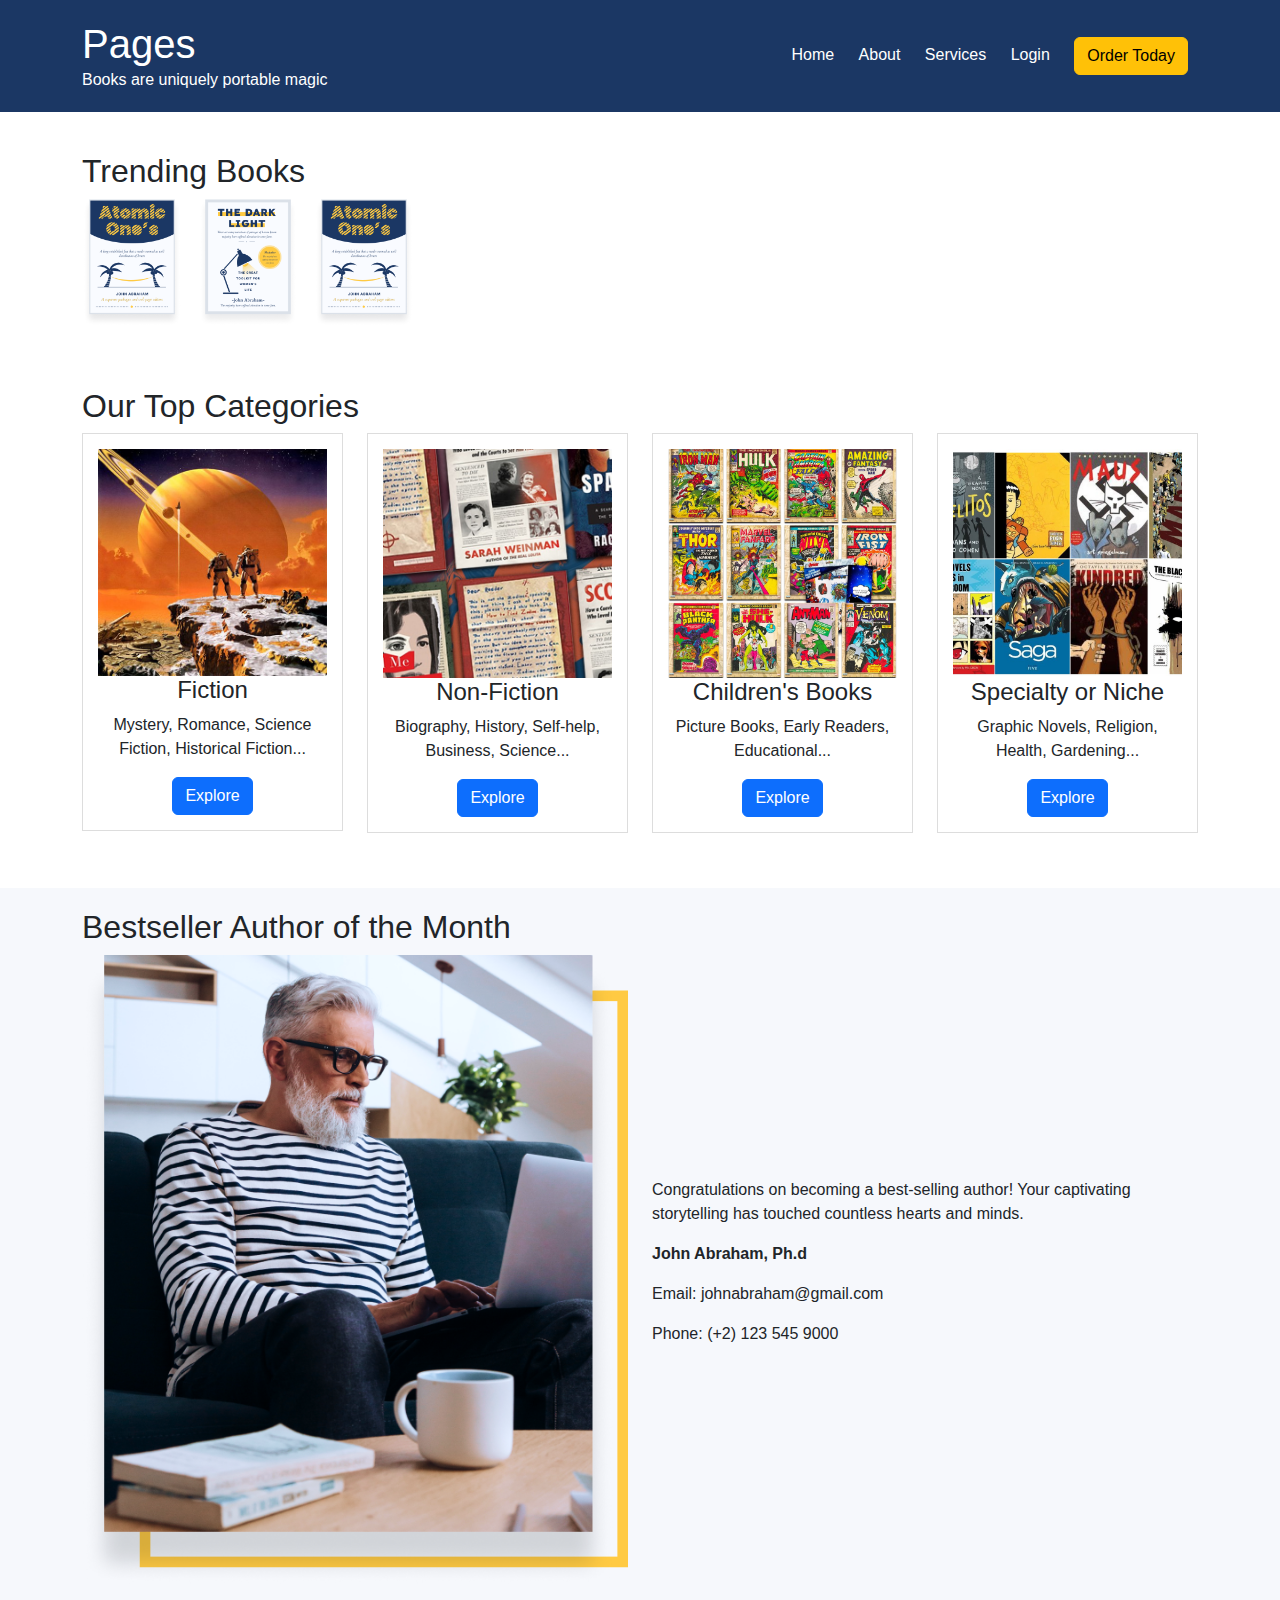
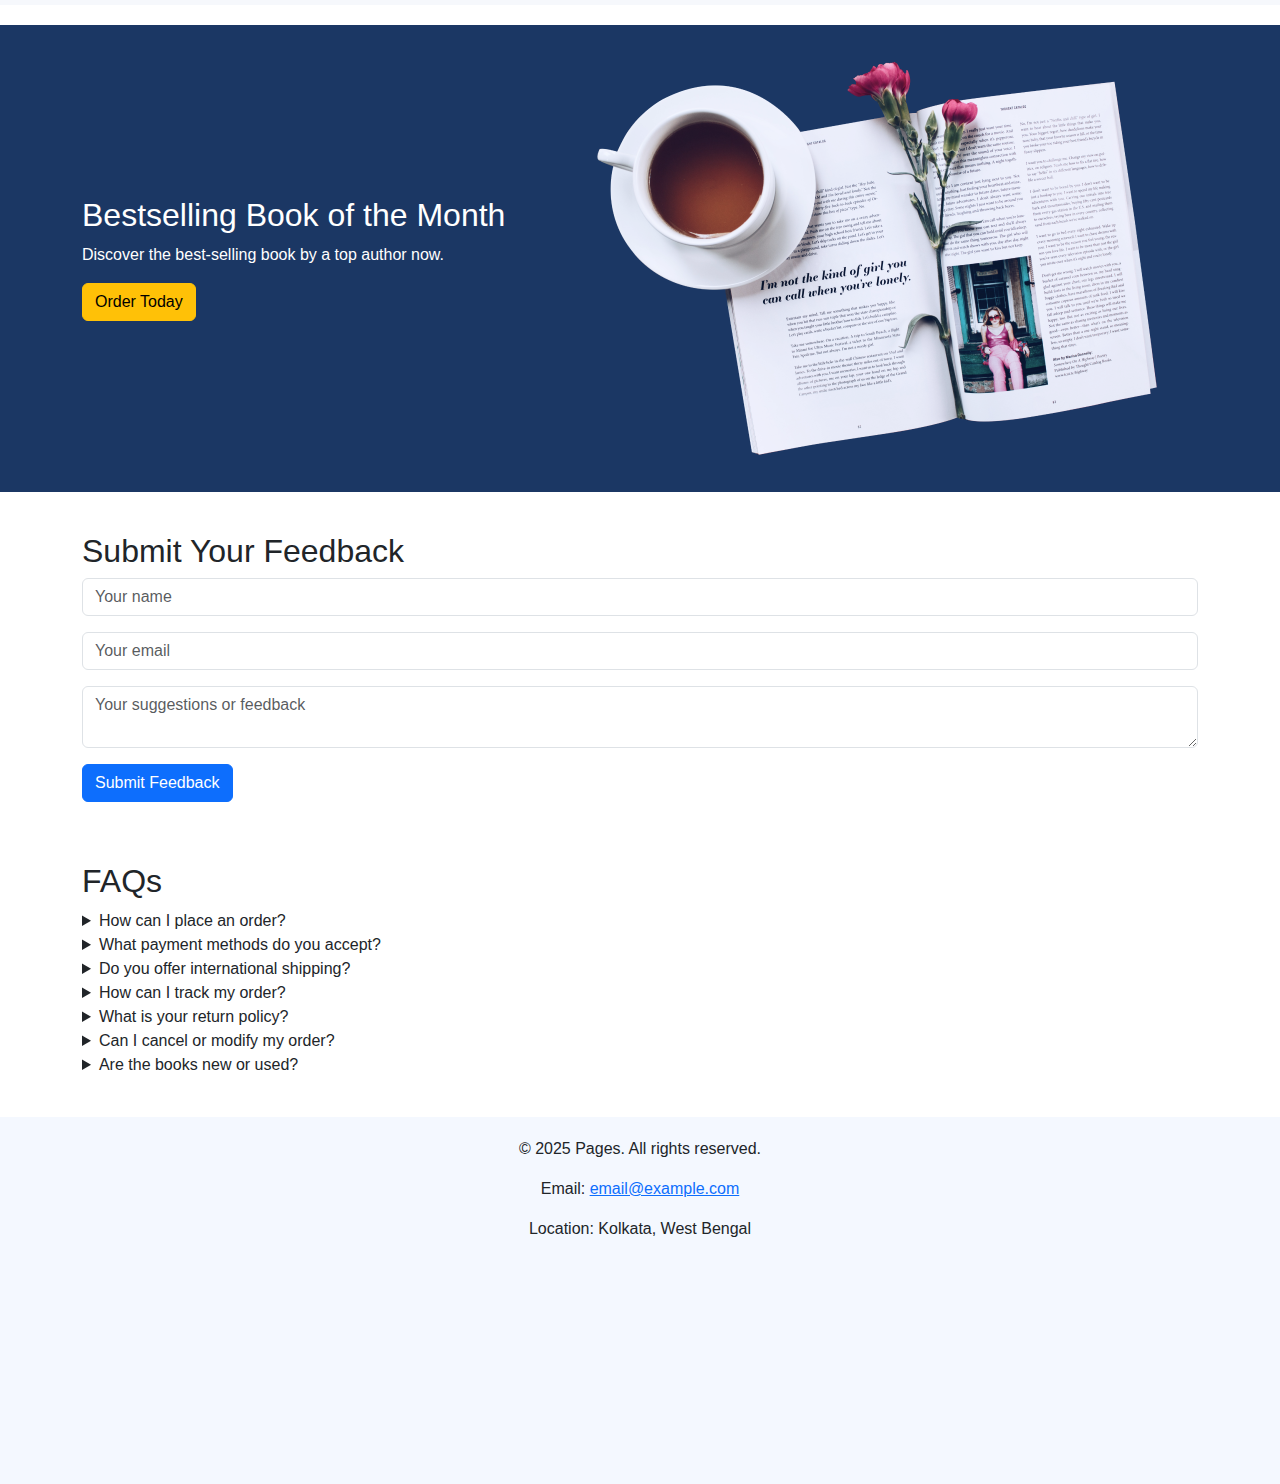
<file: src/main/resources/static/index.html>
<!DOCTYPE html>
<html lang="en">
<head>
  <meta charset="UTF-8" />
  <meta name="viewport" content="width=device-width, initial-scale=1.0" />
  <title>Pages - A Book Purchasing Website</title>
  <!-- Bootstrap CSS for basic styling -->
  <link rel="stylesheet" href="https://cdn.jsdelivr.net/npm/bootstrap@5.2.3/dist/css/bootstrap.min.css" />
  <style>
    body {
      font-family: Arial, sans-serif;
      margin: 0;
      padding: 0;
    }
    header {
      background-color: #1b3764;
      color: #fff;
      padding: 20px 0;
    }
    header h1, header p {
      margin: 0;
    }
    nav a {
      color: #fff;
      margin: 0 10px;
      text-decoration: none;
    }
    .slider-container, .category-section, .feedback-section, .faq-section, .footer {
      padding: 20px;
      margin-top: 20px;
    }
    .category-card {
      border: 1px solid #ddd;
      padding: 15px;
      text-align: center;
      margin-bottom: 15px;
    }
    .category-card img {
      max-width: 100%;
      height: auto;
    }
    .footer {
      background-color: #f4f8ff;
      text-align: center;
      padding: 20px;
    }
    iframe {
      max-width: 100%;
      border: 0;
    }
  </style>
</head>
<body>
  <!-- Header with navigation -->
  <header>
    <div class="container">
      <div class="d-flex justify-content-between align-items-center">
        <div>
          <h1>Pages</h1>
          <p>Books are uniquely portable magic</p>
        </div>
        <nav>
          <a href="index.html">Home</a>
          <a href="about.html">About</a>
          <a href="services.html">Services</a>
          <a href="login.html">Login</a>
          <a href="booking.html" class="btn btn-warning">Order Today</a>
        </nav>
      </div>
    </div>
  </header>

  <!-- Slider Section -->
  <section class="slider-container">
    <div class="container">
      <h2>Trending Books</h2>
      <div class="d-flex flex-wrap gap-3">
        <img src="images/AtomicOne.png" alt="Trending Book" style="width: 100px;">
        <img src="images/DarkLight.png" alt="Trending Book" style="width: 100px;">
        <img src="images/AtomicOne.png" alt="Trending Book" style="width: 100px;">
      </div>
    </div>
  </section>

  <!-- Book Categories Section -->
  <section class="category-section">
    <div class="container">
      <h2>Our Top Categories</h2>
      <div class="row">
        <div class="col-md-3">
          <div class="category-card">
            <img src="images/fictional.jpg" alt="Fiction">
            <h4>Fiction</h4>
            <p>Mystery, Romance, Science Fiction, Historical Fiction...</p>
            <a href="#" class="btn btn-primary">Explore</a>
          </div>
        </div>
        <div class="col-md-3">
          <div class="category-card">
            <img src="images/nonfictional.jpg" alt="Non-Fiction">
            <h4>Non-Fiction</h4>
            <p>Biography, History, Self-help, Business, Science...</p>
            <a href="#" class="btn btn-primary">Explore</a>
          </div>
        </div>
        <div class="col-md-3">
          <div class="category-card">
            <img src="images/kids.jpg" alt="Children's Books">
            <h4>Children's Books</h4>
            <p>Picture Books, Early Readers, Educational...</p>
            <a href="#" class="btn btn-primary">Explore</a>
          </div>
        </div>
        <div class="col-md-3">
          <div class="category-card">
            <img src="images/special.jpg" alt="Specialty or Niche">
            <h4>Specialty or Niche</h4>
            <p>Graphic Novels, Religion, Health, Gardening...</p>
            <a href="#" class="btn btn-primary">Explore</a>
          </div>
        </div>
      </div>
    </div>
  </section>

  <!-- Bestseller Author Section -->
  <section class="slider-container" style="background-color: #f6f8fc;">
    <div class="container">
      <h2>Bestseller Author of the Month</h2>
      <div class="row align-items-center">
        <div class="col-md-6">
          <img src="images/AboutAuthor.png" alt="Bestseller Author" class="img-fluid">
        </div>
        <div class="col-md-6">
          <p>Congratulations on becoming a best-selling author! Your captivating storytelling has touched countless hearts and minds.</p>
          <p><strong>John Abraham, Ph.d</strong></p>
          <p>Email: johnabraham@gmail.com</p>
          <p>Phone: (+2) 123 545 9000</p>
        </div>
      </div>
    </div>
  </section>

  <!-- Bestseller Book Section -->
  <section class="slider-container" style="background-color: #1b3764; color: #fff;">
    <div class="container">
      <div class="row align-items-center">
        <div class="col-md-5">
          <h2>Bestselling Book of the Month</h2>
          <p>Discover the best-selling book by a top author now.</p>
          <a href="booking.html" class="btn btn-warning">Order Today</a>
        </div>
        <div class="col-md-7">
          <img src="images/Cup.png" alt="Bestselling Book" class="img-fluid">
        </div>
      </div>
    </div>
  </section>

  <!-- Feedback Form Section -->
  <section class="feedback-section">
    <div class="container">
      <h2>Submit Your Feedback</h2>
      <form>
        <div class="mb-3">
          <input type="text" class="form-control" placeholder="Your name" />
        </div>
        <div class="mb-3">
          <input type="email" class="form-control" placeholder="Your email" />
        </div>
        <div class="mb-3">
          <textarea class="form-control" placeholder="Your suggestions or feedback"></textarea>
        </div>
        <button type="submit" class="btn btn-primary">Submit Feedback</button>
      </form>
    </div>
  </section>

  <!-- FAQ Section -->
  <section class="faq-section">
    <div class="container">
      <h2>FAQs</h2>
      <details>
        <summary>How can I place an order?</summary>
        <p>You can place an order by browsing our collection, selecting your books, and adding them to your cart.</p>
      </details>
      <details>
        <summary>What payment methods do you accept?</summary>
        <p>We accept credit/debit cards, PayPal, and regional payment options.</p>
      </details>
      <details>
        <summary>Do you offer international shipping?</summary>
        <p>Yes, we offer international shipping. Check our shipping page for more details.</p>
      </details>
      <details>
        <summary>How can I track my order?</summary>
        <p>Once your order is shipped, you will receive a tracking number via email.</p>
      </details>
      <details>
        <summary>What is your return policy?</summary>
        <p>You may return your order within a specified number of days for a refund or exchange.</p>
      </details>
      <details>
        <summary>Can I cancel or modify my order?</summary>
        <p>Please contact our customer service as soon as possible if you need to cancel or modify your order.</p>
      </details>
      <details>
        <summary>Are the books new or used?</summary>
        <p>We offer a mix of new and used books. Each listing clearly states the book’s condition.</p>
      </details>
    </div>
  </section>

  <!-- Footer Section -->
  <footer class="footer">
    <div class="container">
      <p>&copy; 2025 Pages. All rights reserved.</p>
      <p>Email: <a href="mailto:email@example.com">email@example.com</a></p>
      <p>Location: Kolkata, West Bengal</p>
      <div>
        <iframe src="https://www.google.com/maps/embed?pb=!1m18!1m12!1m3!1d117925.352312836!2d88.26495075765106!3d22.535406374409312!2m3!1f0!2f0!3f0!3m2!1i1024!2i768!4f13.1!3m3!1m2!1s0x39f882db4908f667%3A0x43e330e68f6c2cbc!2sKolkata%2C%20West%20Bengal!5e0!3m2!1sen!2sin!4v1709483441117!5m2!1sen!2sin" width="300" height="200" allowfullscreen="" loading="lazy"></iframe>
      </div>
    </div>
  </footer>

  <!-- Bootstrap JS Bundle -->
  <script src="https://cdn.jsdelivr.net/npm/bootstrap@5.2.3/dist/js/bootstrap.bundle.min.js"></script>
</body>
</html>
</file>
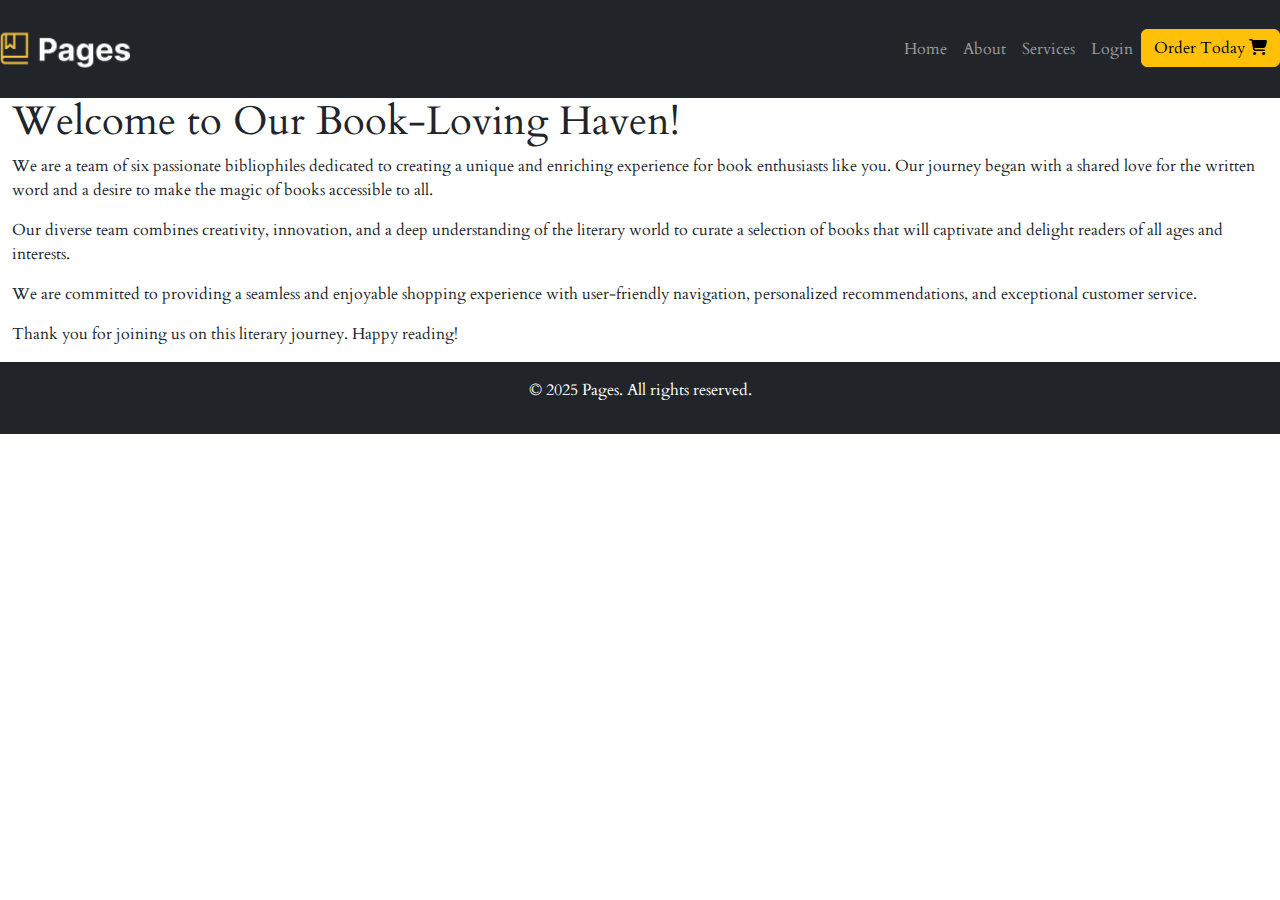
<file: src/main/resources/static/about.html>
<!DOCTYPE html>
<html lang="en">

<head>
    <meta charset="UTF-8">
    <meta name="viewport" content="width=device-width, initial-scale=1.0">
    <title>About Us</title>
    <link rel="stylesheet" href="https://cdn.jsdelivr.net/npm/bootstrap@5.2.3/dist/css/bootstrap.min.css">
    <link rel="stylesheet" href="https://cdnjs.cloudflare.com/ajax/libs/font-awesome/6.5.1/css/all.min.css">
    <link href="https://fonts.googleapis.com/css2?family=Cardo&family=Inter:wght@100&display=swap" rel="stylesheet">
    <link rel="stylesheet" href="index.css">
</head>

<body>
    <header class="bg-dark py-3">
        <nav class="navbar navbar-expand-lg navbar-dark container">
            <a class="navbar-brand" href="index.html">
                <img src="./images/Logo.png" alt="logo" style="height: 40px;">
            </a>
            <button class="navbar-toggler" type="button" data-bs-toggle="collapse" data-bs-target="#navbarNav">
                <span class="navbar-toggler-icon"></span>
            </button>
            <div class="collapse navbar-collapse" id="navbarNav">
                <ul class="navbar-nav ms-auto">
                    <li class="nav-item"><a class="nav-link" href="index.html">Home</a></li>
                    <li class="nav-item"><a class="nav-link" href="about.html">About</a></li>
                    <li class="nav-item"><a class="nav-link" href="services.html">Services</a></li>
                    
                    <li class="nav-item"><a class="nav-link" href="login.html">Login</a></li>
                    <li class="nav-item">
                        <a href="booking.html" class="btn btn-warning">Order Today <i class="fa-solid fa-cart-shopping"></i></a>
                    </li>
                </ul>
            </div>
        </nav>
    </header>

    <main class="container my-5">
        <section>
            <h1>Welcome to Our Book-Loving Haven!</h1>
            <p>We are a team of six passionate bibliophiles dedicated to creating a unique and enriching experience for book enthusiasts like you. Our journey began with a shared love for the written word and a desire to make the magic of books accessible to all.</p>
            <p>Our diverse team combines creativity, innovation, and a deep understanding of the literary world to curate a selection of books that will captivate and delight readers of all ages and interests.</p>
            <p>We are committed to providing a seamless and enjoyable shopping experience with user-friendly navigation, personalized recommendations, and exceptional customer service.</p>
            <p>Thank you for joining us on this literary journey. Happy reading!</p>
        </section>
    </main>

    <footer class="bg-dark text-center text-white py-3">
        <p>&copy; 2025 Pages. All rights reserved.</p>
    </footer>

    <script src="https://cdn.jsdelivr.net/npm/bootstrap@5.2.3/dist/js/bootstrap.min.js"></script>
</body>

</html>
</file>
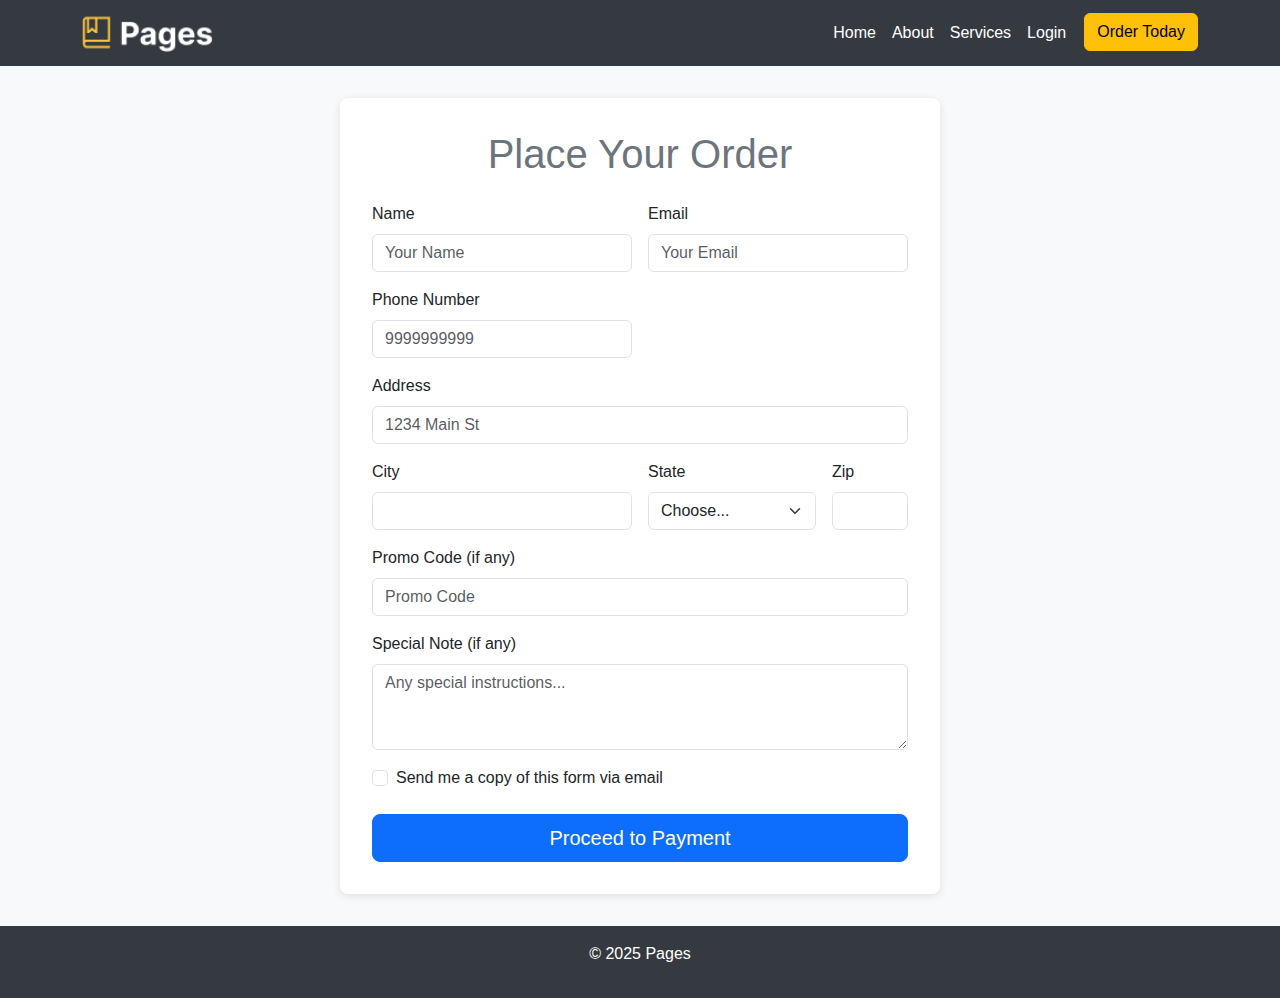
<file: src/main/resources/static/booking.html>
<!DOCTYPE html>
<html lang="en">
<head>
  <meta charset="UTF-8" />
  <meta name="viewport" content="width=device-width, initial-scale=1" />
  <title>Place Order</title>
  <!-- Bootstrap CSS -->
  <link rel="stylesheet" href="https://cdn.jsdelivr.net/npm/bootstrap@5.2.3/dist/css/bootstrap.min.css" />
  <style>
    body {
      font-family: 'Inter', sans-serif;
      background-color: #f8f9fa;
    }
    /* Navigation styling */
    .navbar {
      background-color: #343a40;
    }
    .navbar-brand img {
      height: 40px;
    }
    .navbar-nav .nav-link {
      color: #ffffff !important;
    }
    .navbar-nav .btn {
      margin-left: 10px;
    }
    /* Order Form styling */
    .order-form {
      max-width: 600px;
      margin: 2rem auto;
      background: #fff;
      padding: 2rem;
      border-radius: 8px;
      box-shadow: 0 2px 8px rgba(0, 0, 0, 0.1);
    }
    .order-form h1 {
      margin-bottom: 1.5rem;
    }
    /* Footer styling */
    footer {
      background-color: #343a40;
      color: #fff;
      text-align: center;
      padding: 1rem 0;
    }
  </style>
</head>
<body>
  <!-- Navigation -->
  <nav class="navbar navbar-expand-lg navbar-dark">
    <div class="container">
      <a class="navbar-brand" href="index.html">
        <img src="images/Logo.png" alt="Logo" />
      </a>
      <button class="navbar-toggler" type="button" data-bs-toggle="collapse" data-bs-target="#navbarNav">
        <span class="navbar-toggler-icon"></span>
      </button>
      <div class="collapse navbar-collapse justify-content-end" id="navbarNav">
        <ul class="navbar-nav">
          <li class="nav-item"><a class="nav-link" href="index.html">Home</a></li>
          <li class="nav-item"><a class="nav-link" href="about.html">About</a></li>
          <li class="nav-item"><a class="nav-link" href="services.html">Services</a></li>
         
          <li class="nav-item"><a class="nav-link" href="login.html">Login</a></li>
          <li class="nav-item">
            <a class="btn btn-warning" href="booking.html">Order Today</a>
          </li>
        </ul>
      </div>
    </div>
  </nav>

  <!-- Order Form Section -->
  <section class="order-form">
    <h1 class="text-center text-secondary">Place Your Order</h1>
    <form id="bookingForm">
      <div class="row g-3">
        <div class="col-md-6">
          <label for="inputName" class="form-label">Name</label>
          <input type="text" id="inputName" class="form-control" placeholder="Your Name">
        </div>
        <div class="col-md-6">
          <label for="inputEmail" class="form-label">Email</label>
          <input type="email" id="inputEmail" class="form-control" placeholder="Your Email">
        </div>
        <div class="col-md-6">
          <label for="inputPhone" class="form-label">Phone Number</label>
          <input type="integer" id="inputPhone" class="form-control" placeholder="9999999999">
        </div>
        <div class="col-12">
          <label for="inputAddress" class="form-label">Address</label>
          <input type="text" id="inputAddress" class="form-control" placeholder="1234 Main St">
        </div>
        <div class="col-md-6">
          <label for="inputCity" class="form-label">City</label>
          <input type="text" id="inputCity" class="form-control">
        </div>
        <div class="col-md-4">
          <label for="inputState" class="form-label">State</label>
          <select id="inputState" class="form-select">
            <option selected>Choose...</option>
            <option>New Delhi</option>
            <option>Himachal Pradesh</option>
            <option>Madhya Pradesh</option>
            <option>Uttar Pradesh</option>
            <option>Mumbai</option>
            <option>TamilNadu</option>
          </select>
        </div>
        <div class="col-md-2">
          <label for="inputZip" class="form-label">Zip</label>
          <input type="text" id="inputZip" class="form-control">
        </div>
      </div>
      <div class="mt-3">
        <label for="promoCode" class="form-label">Promo Code (if any)</label>
        <input type="text" id="promoCode" class="form-control" placeholder="Promo Code">
      </div>
      <div class="mt-3">
        <label for="specialNote" class="form-label">Special Note (if any)</label>
        <textarea id="specialNote" class="form-control" rows="3" placeholder="Any special instructions..."></textarea>
      </div>
      <div class="form-check mt-3">
        <input type="checkbox" id="sendCopy" class="form-check-input">
        <label for="sendCopy" class="form-check-label">Send me a copy of this form via email</label>
      </div>
      <div class="d-grid gap-2 mt-4">
        <button type="submit" class="btn btn-primary btn-lg">Proceed to Payment</button>
      </div>
    </form>
  </section>

  <!-- Footer -->
  <footer>
    <p>&copy; 2025 Pages</p>
  </footer>

  <!-- Bootstrap JS Bundle -->
  <script src="https://cdn.jsdelivr.net/npm/bootstrap@5.2.3/dist/js/bootstrap.bundle.min.js"></script>

  <script>
    document.getElementById('bookingForm').addEventListener('submit', function(event) {
      event.preventDefault();

      const formData = {
        name: document.getElementById('inputName').value,
        email: document.getElementById('inputEmail').value,
        phone: document.getElementById('inputPhone').value,
        address: document.getElementById('inputAddress').value,
        city: document.getElementById('inputCity').value,
        state: document.getElementById('inputState').value,
        zip: document.getElementById('inputZip').value,
        promoCode: document.getElementById('promoCode').value,
        specialNote: document.getElementById('specialNote').value
      };

      fetch('/api/submitOrder', {
        method: 'POST',
        headers: {
          'Content-Type': 'application/json'
        },
        body: JSON.stringify(formData)
      })
      .then(response => response.json()) // Expect JSON response
      .then(data => {
        console.log(data);  // Log the entire response

        // Check if the response contains an 'orderId'
        if (data && data.orderId) {
            // Redirect to checkout page, passing the order ID
            window.location.href = 'checkout.html?orderId=' + data.orderId;
        } else {
            console.error('Order ID not received from the backend.');
            alert('Failed to proceed to checkout. Please try again.');
        }
      })
      .catch(error => console.error('Error:', error));
    });
  </script>
</body>
</html>
</file>
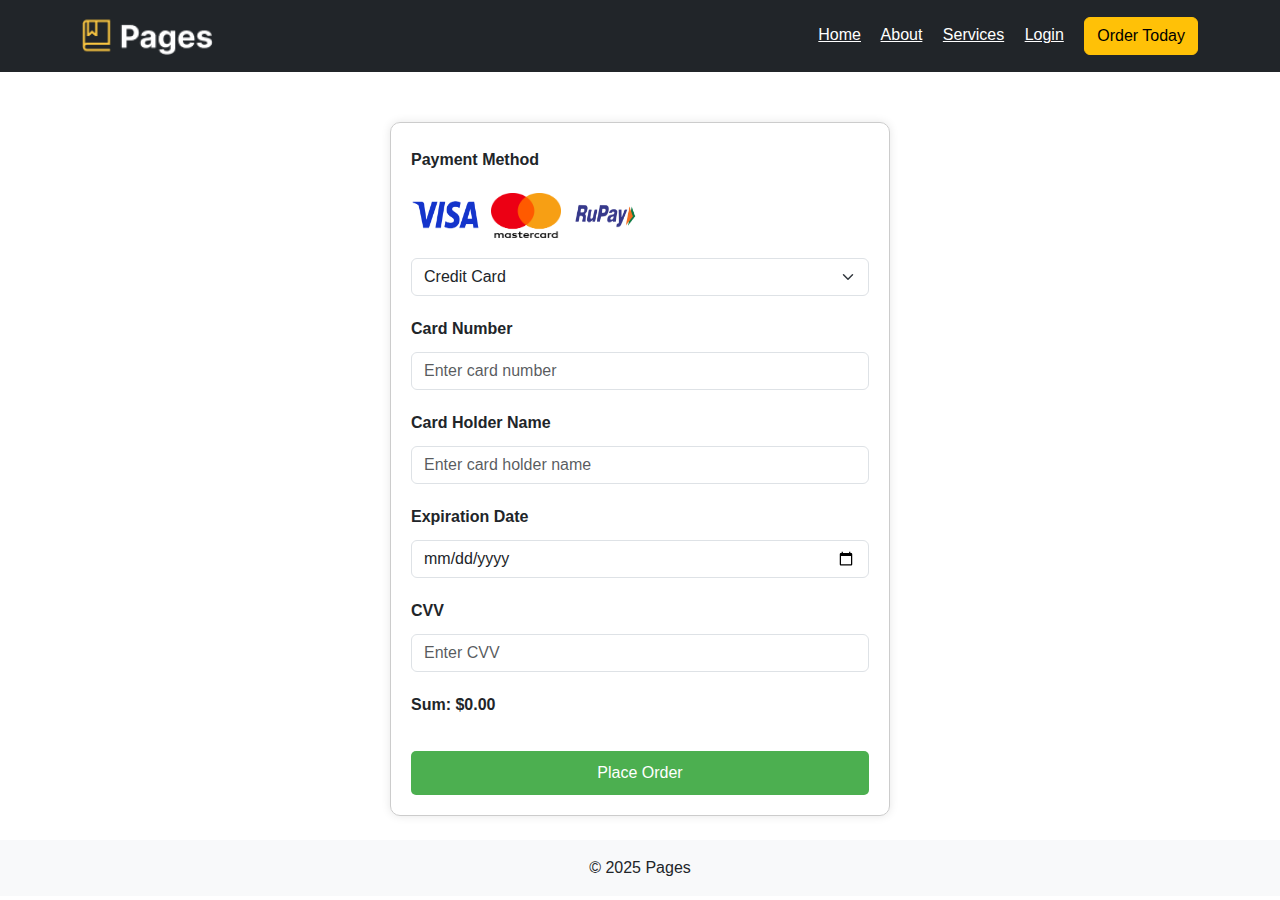
<file: src/main/resources/static/checkout.html>
<!DOCTYPE html>
<html lang="en">
<head>
  <meta charset="UTF-8" />
  <meta name="viewport" content="width=device-width, initial-scale=1.0" />
  <title>Checkout</title>
  <!-- Bootstrap CSS for basic styling -->
  <link rel="stylesheet" href="https://cdn.jsdelivr.net/npm/bootstrap@5.2.3/dist/css/bootstrap.min.css" />
  <style>
    body {
      font-family: Arial, sans-serif;
    }
    .form-container {
      margin-top: 50px;
      max-width: 500px;
      margin-left: auto;
      margin-right: auto;
      padding: 20px;
      border: 1px solid #ccc;
      border-radius: 10px;
      box-shadow: 0 0 10px rgba(0,0,0,0.1);
    }
    label {
      font-weight: bold;
      margin-top: 5px;
    }
    input,
    select {
      border-radius: 5px;
      border: 1px solid #ccc;
      padding: 5px;
      margin-top: 3px;
      width: 100%;
    }
    .submit-button {
      background-color: #4CAF50;
      color: white;
      border: none;
      padding: 10px;
      margin-top: 10px;
      width: 100%;
      border-radius: 5px;
      cursor: pointer;
    }
    .submit-button:hover {
      background-color: #45a049;
    }
  </style>
</head>
<body>
  <!-- Header -->
  <header class="bg-dark text-white p-3">
    <div class="container d-flex justify-content-between align-items-center">
      <a href="index.html" class="text-white text-decoration-none">
        <img src="images/Logo.png" alt="Logo" style="height: 40px;" />
      </a>
      <nav>
        <a href="index.html" class="text-white me-3">Home</a>
        <a href="about.html" class="text-white me-3">About</a>
        <a href="services.html" class="text-white me-3">Services</a>
        
        <a href="login.html" class="text-white me-3">Login</a>
        <a href="booking.html" class="btn btn-warning">Order Today</a>
      </nav>
    </div>
  </header>

  <!-- Checkout Form -->
  <div class="container">
    <div class="form-container">
      <form id="checkoutForm">
        <div class="mb-3">
          <label for="paymentMethod" class="form-label">Payment Method</label>
          <div class="d-flex align-items-center mb-2">
            <img src="images/VISA-logo.png" alt="VISA" style="width: 70px; height: 50px; margin-right: 10px;">
            <img src="images/Mastercard-logo.png" alt="MasterCard" style="width: 70px; height: 45px; margin-right: 10px;">
            <img src="images/Rupay-Logo.png" alt="Rupay" style="width: 70px; height: 70px;">
          </div>
          <select id="paymentMethod" name="paymentMethod" class="form-select">
            <option value="creditCard">Credit Card</option>
            <option value="debitCard">Debit Card</option>
          </select>
        </div>
        <div class="mb-3">
          <label for="cardNumber" class="form-label">Card Number</label>
          <input type="number" id="cardNumber" name="cardNumber" placeholder="Enter card number" class="form-control">
        </div>
        <div class="mb-3">
          <label for="cardHolderName" class="form-label">Card Holder Name</label>
          <input type="text" id="cardHolderName" name="cardHolderName" placeholder="Enter card holder name" class="form-control">
        </div>
        <div class="mb-3">
          <label for="expirationDate" class="form-label">Expiration Date</label>
          <input type="date" id="expirationDate" name="expirationDate" class="form-control">
        </div>
        <div class="mb-3">
          <label for="cvv" class="form-label">CVV</label>
          <input type="number" id="cvv" name="cvv" placeholder="Enter CVV" class="form-control">
        </div>
        <div class="mb-3">
          <label class="form-label">Sum: $0.00</label>
          <input type="hidden" id="sum" name="sum" value="0.00">
        </div>
        <button type="submit" class="submit-button">Place Order</button>
      </form>
    </div>
  </div>

  <!-- Footer -->
  <footer class="bg-light text-center p-3 mt-4">
    <p class="mb-0">&copy; 2025 Pages</p>
  </footer>

  <!-- Bootstrap JS Bundle -->
  <script src="https://cdn.jsdelivr.net/npm/bootstrap@5.2.3/dist/js/bootstrap.bundle.min.js"></script>

  <script>
    document.getElementById('checkoutForm').addEventListener('submit', function(event) {
      event.preventDefault();

      // Get the orderId from the URL
      const urlParams = new URLSearchParams(window.location.search);
      const orderId = urlParams.get('orderId');

      const paymentData = {
        paymentMethod: document.getElementById('paymentMethod').value,
        cardNumber: document.getElementById('cardNumber').value,
        cardHolderName: document.getElementById('cardHolderName').value,
        expirationDate: document.getElementById('expirationDate').value,
        cvv: document.getElementById('cvv').value,
        sum: document.getElementById('sum').value,
        orderId: orderId // Pass the order ID
      };

      fetch('/api/submitPayment', {
        method: 'POST',
        headers: {
          'Content-Type': 'application/json'
        },
        body: JSON.stringify(paymentData)
      })
      .then(response => response.text())
      .then(data => {
        console.log(data);  // Handle success message
        alert('Payment submitted successfully!');
      })
      .catch(error => console.error('Error:', error));
    });
  </script>
</body>
</html>
</file>
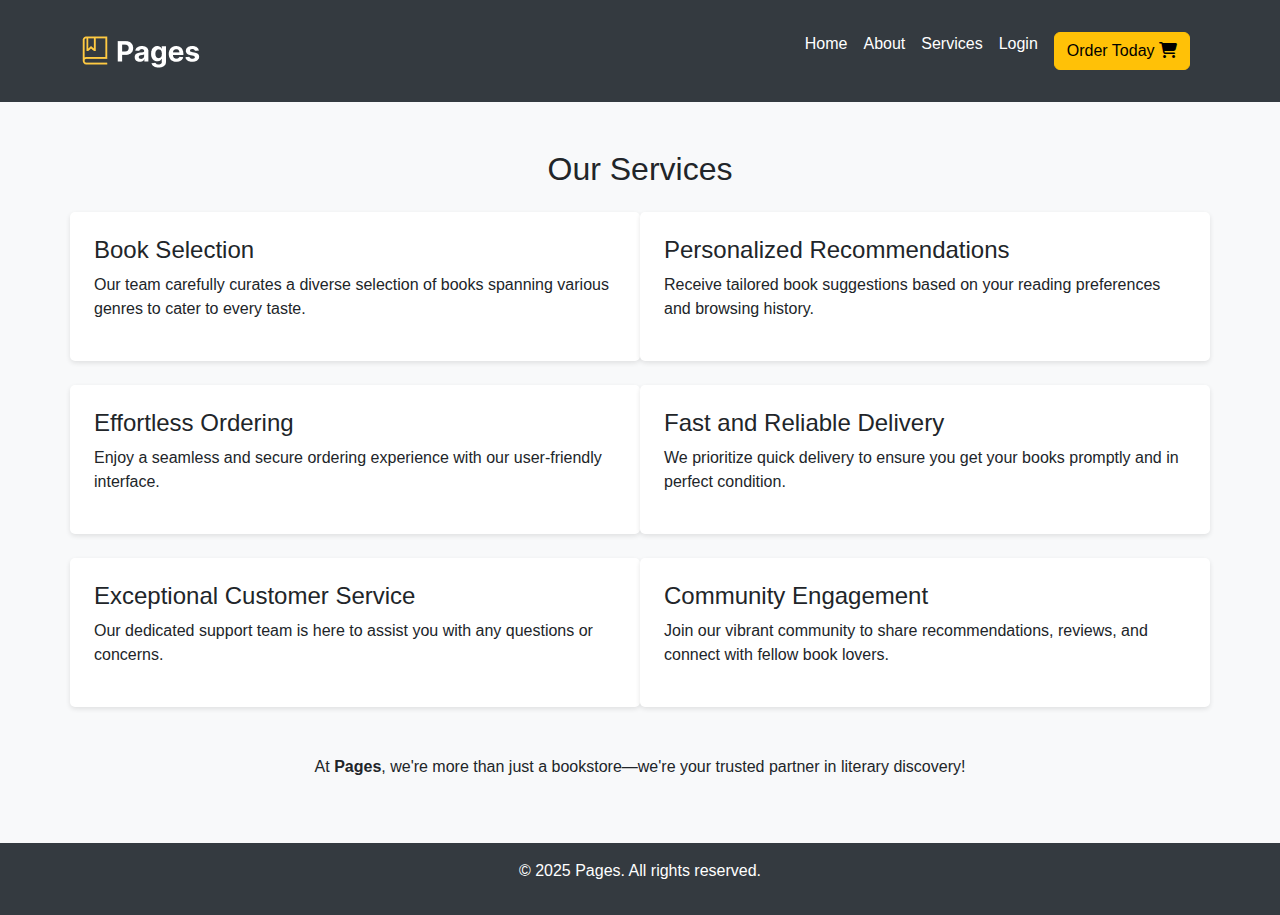
<file: src/main/resources/static/services.html>
<!DOCTYPE html>
<html lang="en">
<head>
  <meta charset="UTF-8" />
  <meta name="viewport" content="width=device-width, initial-scale=1" />
  <title>Services - Pages</title>
  <!-- Bootstrap and Font Awesome -->
  <link rel="stylesheet" href="https://cdn.jsdelivr.net/npm/bootstrap@5.2.3/dist/css/bootstrap.min.css" />
  <link rel="stylesheet" href="https://cdnjs.cloudflare.com/ajax/libs/font-awesome/6.5.1/css/all.min.css" />
  <style>
    body {
      font-family: 'Inter', sans-serif;
      background-color: #f8f9fa;
      margin: 0;
      padding: 0;
    }
    header {
      background-color: #343a40;
      padding: 1rem 0;
    }
    header .navbar-brand img {
      max-height: 50px;
    }
    header .nav-link {
      color: #fff !important;
    }
    main {
      padding: 3rem 1rem;
    }
    .service-item {
      background: #fff;
      padding: 1.5rem;
      border-radius: 5px;
      box-shadow: 0 2px 5px rgba(0,0,0,0.1);
      margin-bottom: 1.5rem;
    }
    footer {
      background-color: #343a40;
      color: #fff;
      padding: 1rem 0;
      text-align: center;
    }
  </style>
</head>
<body>
  <header>
    <div class="container">
      <nav class="navbar navbar-expand-lg">
        <a class="navbar-brand" href="index.html">
          <img src="./images/Logo.png" alt="Pages Logo" />
        </a>
        <button class="navbar-toggler" type="button" data-bs-toggle="collapse" data-bs-target="#navbarNav">
          <span class="navbar-toggler-icon"></span>
        </button>
        <div class="collapse navbar-collapse" id="navbarNav">
          <ul class="navbar-nav ms-auto">
            <li class="nav-item"><a class="nav-link" href="index.html">Home</a></li>
            <li class="nav-item"><a class="nav-link" href="about.html">About</a></li>
            <li class="nav-item"><a class="nav-link" href="services.html">Services</a></li>
           
            <li class="nav-item"><a class="nav-link" href="login.html">Login</a></li>
            <li class="nav-item">
              <a href="booking.html" class="nav-link">
                <button type="button" class="btn btn-warning">
                  Order Today <i class="fa-solid fa-cart-shopping"></i>
                </button>
              </a>
            </li>
          </ul>
        </div>
      </nav>
    </div>
  </header>
  
  <main class="container">
    <h2 class="text-center mb-4">Our Services</h2>
    <div class="row">
      <div class="col-md-6 service-item">
        <h4>Book Selection</h4>
        <p>
          Our team carefully curates a diverse selection of books spanning various genres to cater to every taste.
        </p>
      </div>
      <div class="col-md-6 service-item">
        <h4>Personalized Recommendations</h4>
        <p>
          Receive tailored book suggestions based on your reading preferences and browsing history.
        </p>
      </div>
      <div class="col-md-6 service-item">
        <h4>Effortless Ordering</h4>
        <p>
          Enjoy a seamless and secure ordering experience with our user-friendly interface.
        </p>
      </div>
      <div class="col-md-6 service-item">
        <h4>Fast and Reliable Delivery</h4>
        <p>
          We prioritize quick delivery to ensure you get your books promptly and in perfect condition.
        </p>
      </div>
      <div class="col-md-6 service-item">
        <h4>Exceptional Customer Service</h4>
        <p>
          Our dedicated support team is here to assist you with any questions or concerns.
        </p>
      </div>
      <div class="col-md-6 service-item">
        <h4>Community Engagement</h4>
        <p>
          Join our vibrant community to share recommendations, reviews, and connect with fellow book lovers.
        </p>
      </div>
    </div>
    <p class="text-center mt-4">
      At <strong>Pages</strong>, we're more than just a bookstore—we're your trusted partner in literary discovery!
    </p>
  </main>
  
  <footer>
    <div class="container">
      <p>&copy; 2025 Pages. All rights reserved.</p>
    </div>
  </footer>
  
  <script src="https://cdn.jsdelivr.net/npm/bootstrap@5.2.3/dist/js/bootstrap.bundle.min.js"></script>
</body>
</html>
</file>
<file: src/main/resources/static/index.css>
@import url('https://fonts.googleapis.com/css2?family=Germania+One&family=Teko:wght@300..700&family=Truculenta:opsz,wght@12..72,100..900&display=swap');
body {
	margin: 0;
	padding: 0;
	font-family: "Cardo", serif;
	height: 100%;
}

html {
	height: 100%;
}

.jumbotron-style {
	background-color: #1b3764;
}

.bg-light {
	background-color: none !important;
}

.social-link-style {
	height: 2.2rem;
	width: 2.2rem;
}

/* Styling for navbar social-media icons starts */
.nav-link i {
  margin-top: 0.5rem;
  font-size: 2rem;
}

/* Styling for navbar social-media icons ends */
button.btn.btn-warning.px-4 {
	border-radius: 0;
}

button.navbar-toggler.navbar-hamburger-style {
	color: white;
	background: white;
}

.welcome-style {
	font-family: "Cardo", serif;
	font-weight: 400;
	font-size: 24px;
}

.title-style {
	font-family: "Cardo", serif;
	font-weight: 700;
}

.description-style {
  font-family: "Inter", sans-serif;
  font-weight: 900;
  font-size: 19px;
}

.order-btn-style {
	border-radius: 0px;
}

.free-demo-style {
	font-family: "Cardo", serif;
	font-weight: 700;
	font-size: 18px;
	align-self: center;
}

.authors-book-style {
	font-family: "Cardo", serif;
	font-size: 35px;
	font-weight: 700;
	text-align: center;
	color: #01fffb !important;
}

.book-detail-head-style {
	font-family: "Cardo", serif;
	font-style: normal;
	font-weight: 700;
	font-size: 22px;
	color: #1b3764;
}

.book-detail-description-style {
	font-family: "Inter", sans-serif;
	font-style: normal;
	font-weight: 600;
	font-size: 15px;
	color: #000000;
}

.vertical-line {
	border-right: 1px solid #ffca42;
}

.neglect-css p {
	margin: 0;
	padding: 0;
}

button.btn.btn-outline-warning.get-book-now-style.btn-lg {
	border-radius: 0px;
}

.col-md-5.card {
	margin-right: 2rem;
}

.footer-design {
	height: 5rem;
	background-color: #31363F;
	display: flex;
}

p.footer-text-style {
	color: white;
	font-size: 20px;
	font-weight: 500;
	align-self: end;
}

.fixed-nav {
  background-color: #222831; /*color palat is used from https://colorhunt.co/palette/22283131363f76abaeeeeeee color hunt site*/
  position: fixed;
  max-width: 100vw !important;
  --bs-gutter-x: 14rem;
  z-index: 1000;
}
.nav-item{
  z-index: 1000;
}

.my-5 {
  margin-top: 0rem !important;
  margin-bottom: 0vh !important;
}

.h-50 {
  height: 110% !important;
}

.container-fullscreen {
  height: 100vh;
  align-items: center;
  margin-top: 100vh;
}

.forefrontpage-img {
  display: flex;
  align-items: center;
}

@media(max-width:992px) {
  .fixed-nav {
    --bs-gutter-x: 1rem !important;
  }

  .my-5 {
    margin-top: 0rem !important;
    margin-bottom: 2vh !important;
  }

  .forefrontpage-img {
    display: grid !important;
  }

  .h-50 {
    height: 75vh !important;
  }

}

.orderForm {
  background-image: url("./images/Logo.png");
  background-repeat: no-repeat;
  background-size: cover;
  background-position: center;
}

@media(max-width:767px) {
  .my-5 {
    margin-top: 0rem !important;
    margin-bottom: 80vh !important;
  }
}
.hidden{
  opacity: 0;
  transition: all 2s;
  filter: blur(3px);
  transform: translateY(-80%);
}
.show{
  opacity: 1;
  filter: blur(0);
  transform: translateX(0);
}
.background-set-without-blur{
  background:url(/images/background.avif);
  /* background:url(images/background.avif); */
  background-repeat: no-repeat;
  background-size: cover;
  background-attachment: fixed;
  margin-left: 0;
  margin-right: 0;
  margin-bottom: 0;
}
.background-set{
  background:url(/images/background.avif);
  /* background:url(images/background.avif); */
  background-repeat: no-repeat;
  background-size: cover;
  background-attachment: fixed;
  margin-left: 0;
  margin-right: 0;
  margin-bottom: 0;
}
.background-set::before {
  content: "";
  position: absolute;
  top: 0;
  left: 0;
  width: 100%;
  height: 100%;
  background-color: rgba(0, 0, 0, 0.433);
}
.container{
  max-width: 100VW;
}
.forefrontpage-img img{
  position: relative;
}
.text-color{
  color: white !important;
  font-weight: 400;
}
</file>
